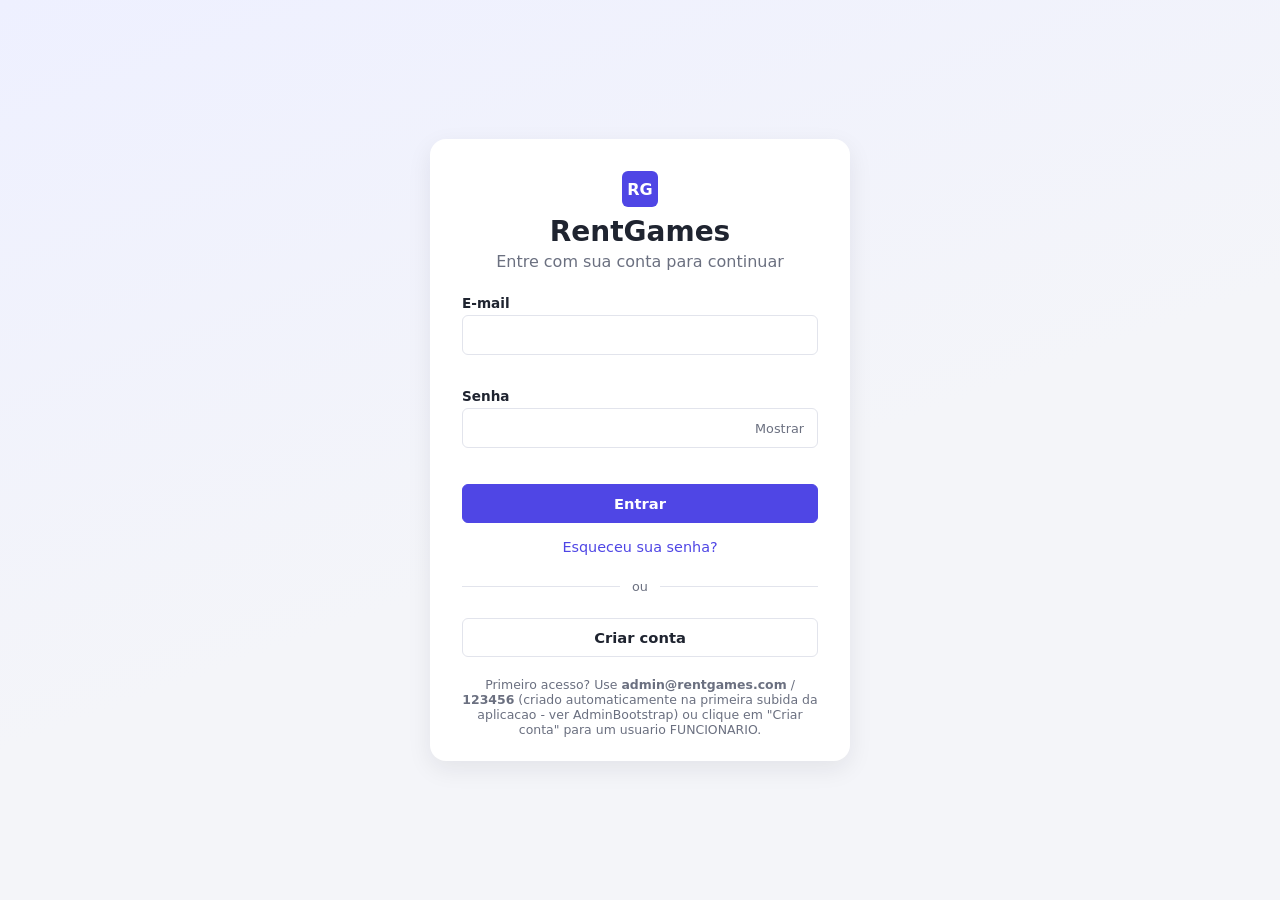
<file: src/main/resources/static/index.html>
<!DOCTYPE html>
<html lang="pt-BR">
<head>
  <meta charset="UTF-8">
  <meta name="viewport" content="width=device-width, initial-scale=1.0">
  <title>RentGames</title>
  <meta http-equiv="refresh" content="0; url=login.html">
  <link rel="stylesheet" href="css/base.css">
</head>
<body>
  <p style="padding: 24px;">Redirecionando para <a href="login.html">login.html</a>...</p>
  <script src="js/store.js"></script>
  <script>
    window.location.href = RentGames.Sessao.atual() ? "dashboard.html" : "login.html";
  </script>
</body>
</html>
</file>
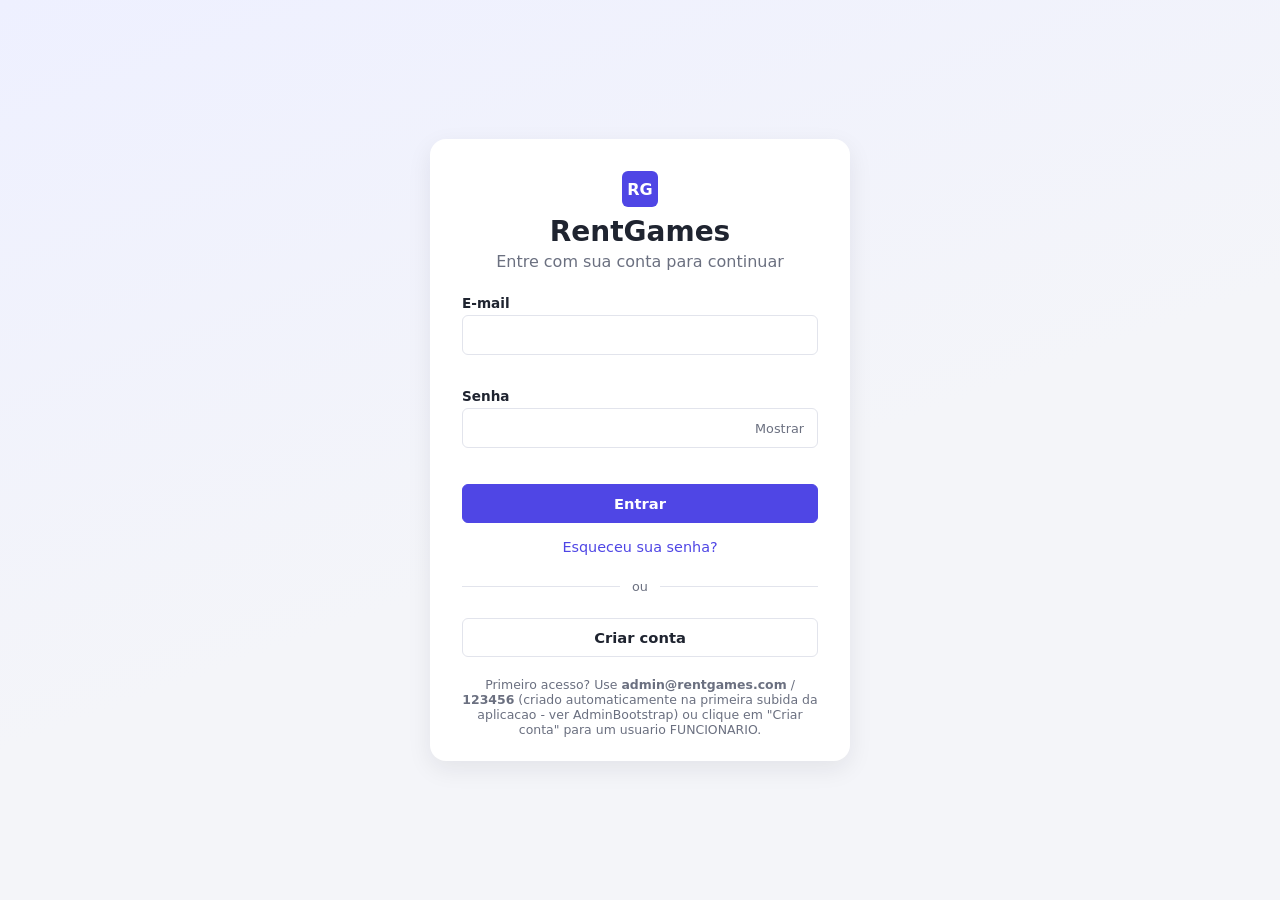
<file: src/main/resources/static/alugueis.html>
<!DOCTYPE html>
<html lang="pt-BR">
<head>
  <meta charset="UTF-8">
  <meta name="viewport" content="width=device-width, initial-scale=1.0">
  <title>Alugueis - RentGames</title>
  <link rel="stylesheet" href="css/base.css">
  <link rel="stylesheet" href="css/layout.css">
  <link rel="stylesheet" href="css/components.css">
</head>
<body>
  <a class="skip-link" href="#conteudo-principal">Pular para o conteudo</a>

  <div class="app-shell">
    <div class="nav-scrim"></div>
    <aside class="sidebar">
      <div class="sidebar__brand"><span class="sidebar__brand-logo" aria-hidden="true">RG</span> RentGames</div>
      <nav class="sidebar__nav" aria-label="Menu principal">
        <a class="sidebar__link" href="dashboard.html"><span class="sidebar__link-icon">🏠</span> Inicio</a>
        <a class="sidebar__link" href="jogos.html"><span class="sidebar__link-icon">🎮</span> Jogos</a>
        <a class="sidebar__link" href="clientes.html"><span class="sidebar__link-icon">👤</span> Clientes</a>
        <a class="sidebar__link" href="alugueis.html" aria-current="page"><span class="sidebar__link-icon">📦</span> Alugueis</a>
        <a class="sidebar__link" href="caixa.html"><span class="sidebar__link-icon">💰</span> Caixa</a>
        <span data-somente-admin><a class="sidebar__link" href="usuarios.html"><span class="sidebar__link-icon">⚙️</span> Usuarios</a></span>
      </nav>
      <div class="sidebar__footer">
        <button type="button" class="btn btn-block" data-logout>Sair</button>
      </div>
    </aside>

    <header class="topbar">
      <div style="display:flex;align-items:center;gap:12px;">
        <button type="button" class="nav-toggle" data-nav-toggle aria-label="Abrir menu">☰</button>
        <span class="topbar__title">Alugueis</span>
      </div>
      <div class="topbar__user">
        <span class="topbar__badge" data-usuario-nivel></span>
        <span data-usuario-nome></span>
      </div>
    </header>

    <main class="main" id="conteudo-principal">
      <div class="page-header">
        <div>
          <h1>Alugueis</h1>
          <p class="page-header__subtitle text-muted">Registre alugueis e devolucoes de jogos</p>
        </div>
      </div>

      <section class="section">
        <h2 class="section__title">Novo aluguel</h2>
        <form id="form-aluguel" novalidate>
          <div class="form-grid">
            <div class="form-field">
              <label for="nomeCliente">Nome do cliente *</label>
              <input type="text" id="nomeCliente" name="nomeCliente" required aria-describedby="nomeCliente-erro">
              <span class="form-error" id="nomeCliente-erro"></span>
            </div>
            <div class="form-field">
              <label for="contato">Contato *</label>
              <input type="text" id="contato" name="contato" required aria-describedby="contato-erro">
              <span class="form-error" id="contato-erro"></span>
            </div>
            <div class="form-field">
              <label for="cpf">CPF</label>
              <input type="text" id="cpf" name="cpf">
            </div>
            <div class="form-field">
              <label for="endereco">Endereco *</label>
              <input type="text" id="endereco" name="endereco" required aria-describedby="endereco-erro">
              <span class="form-error" id="endereco-erro"></span>
            </div>
            <div class="form-field">
              <label for="aluguel-jogo">Jogo *</label>
              <select id="aluguel-jogo" name="idJogo" required aria-describedby="idJogo-erro">
                <option value="">Selecione...</option>
              </select>
              <span class="form-error" id="idJogo-erro"></span>
            </div>
            <div class="form-field">
              <label for="dias">Dias de aluguel</label>
              <input type="number" id="dias" name="dias" min="1" placeholder="7">
              <span class="hint">Deixe em branco para usar o padrao do jogo.</span>
            </div>
          </div>
          <div class="form-actions">
            <button type="submit" class="btn btn-primary">Cadastrar</button>
          </div>
        </form>
      </section>

      <section class="section">
        <h2 class="section__title">Alugueis registrados</h2>
        <div class="table-wrap">
          <table>
            <thead>
              <tr><th>ID</th><th>Cliente</th><th>Jogo</th><th>Inicio</th><th>Devolucao</th><th>Status</th><th></th></tr>
            </thead>
            <tbody id="alugueis-tbody"></tbody>
          </table>
          <p class="table-empty" id="alugueis-vazio">Nenhum aluguel registrado.</p>
        </div>
      </section>
    </main>
  </div>

  <script src="js/store.js"></script>
  <script src="js/validation.js"></script>
  <script src="js/main.js"></script>
  <script src="js/alugueis.js"></script>
</body>
</html>
</file>
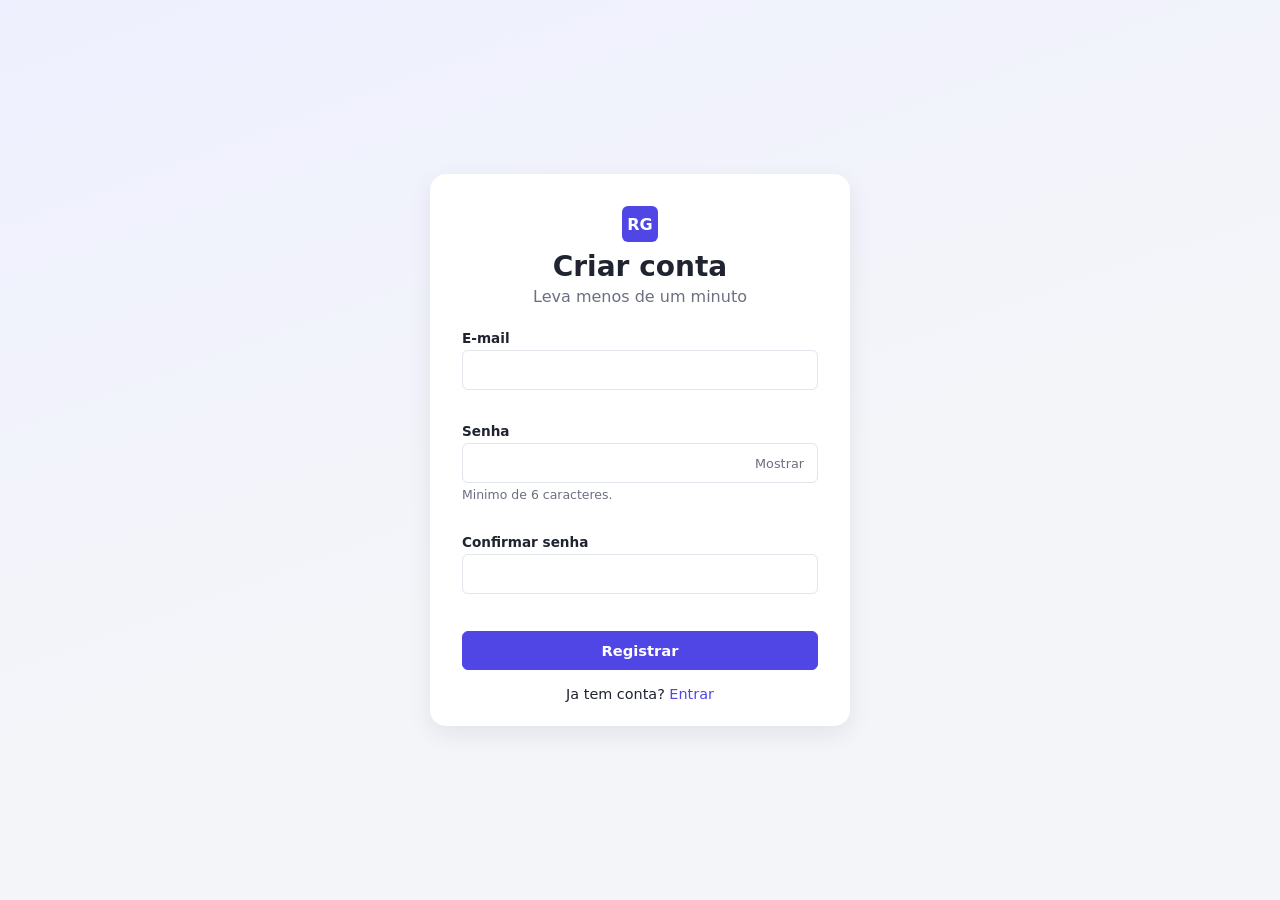
<file: src/main/resources/static/cadastro.html>
<!DOCTYPE html>
<html lang="pt-BR">
<head>
  <meta charset="UTF-8">
  <meta name="viewport" content="width=device-width, initial-scale=1.0">
  <title>Criar conta - RentGames</title>
  <link rel="stylesheet" href="css/base.css">
  <link rel="stylesheet" href="css/layout.css">
  <link rel="stylesheet" href="css/components.css">
</head>
<body>
  <main class="auth-page">
    <div class="auth-card">
      <div class="auth-brand">
        <span class="auth-brand__logo" aria-hidden="true">RG</span>
      </div>
      <h1 class="auth-title">Criar conta</h1>
      <p class="auth-subtitle text-muted">Leva menos de um minuto</p>

      <div class="alert alert-danger" id="cadastro-alerta" role="alert" hidden></div>

      <form id="form-cadastro" novalidate>
        <div class="form-field" style="margin-bottom: 16px;">
          <label for="email">E-mail</label>
          <input type="email" id="email" name="email" autocomplete="username" required aria-describedby="email-erro">
          <span class="form-error" id="email-erro"></span>
        </div>

        <div class="form-field" style="margin-bottom: 16px;">
          <label for="senha">Senha</label>
          <div class="password-field">
            <input type="password" id="senha" name="senha" autocomplete="new-password" required aria-describedby="senha-erro">
            <button type="button" class="password-toggle" data-target="senha" aria-pressed="false">Mostrar</button>
          </div>
          <span class="hint">Minimo de 6 caracteres.</span>
          <span class="form-error" id="senha-erro"></span>
        </div>

        <div class="form-field">
          <label for="confirmarSenha">Confirmar senha</label>
          <input type="password" id="confirmarSenha" name="confirmarSenha" autocomplete="new-password" required aria-describedby="confirmarSenha-erro">
          <span class="form-error" id="confirmarSenha-erro"></span>
        </div>

        <button type="submit" class="btn btn-primary btn-block" style="margin-top: 20px;">Registrar</button>
      </form>

      <p class="auth-footer">Ja tem conta? <a href="login.html">Entrar</a></p>
    </div>
  </main>

  <script src="js/store.js"></script>
  <script src="js/validation.js"></script>
  <script src="js/auth.js"></script>
  <script>RentGames.Auth.iniciarCadastro();</script>
</body>
</html>
</file>
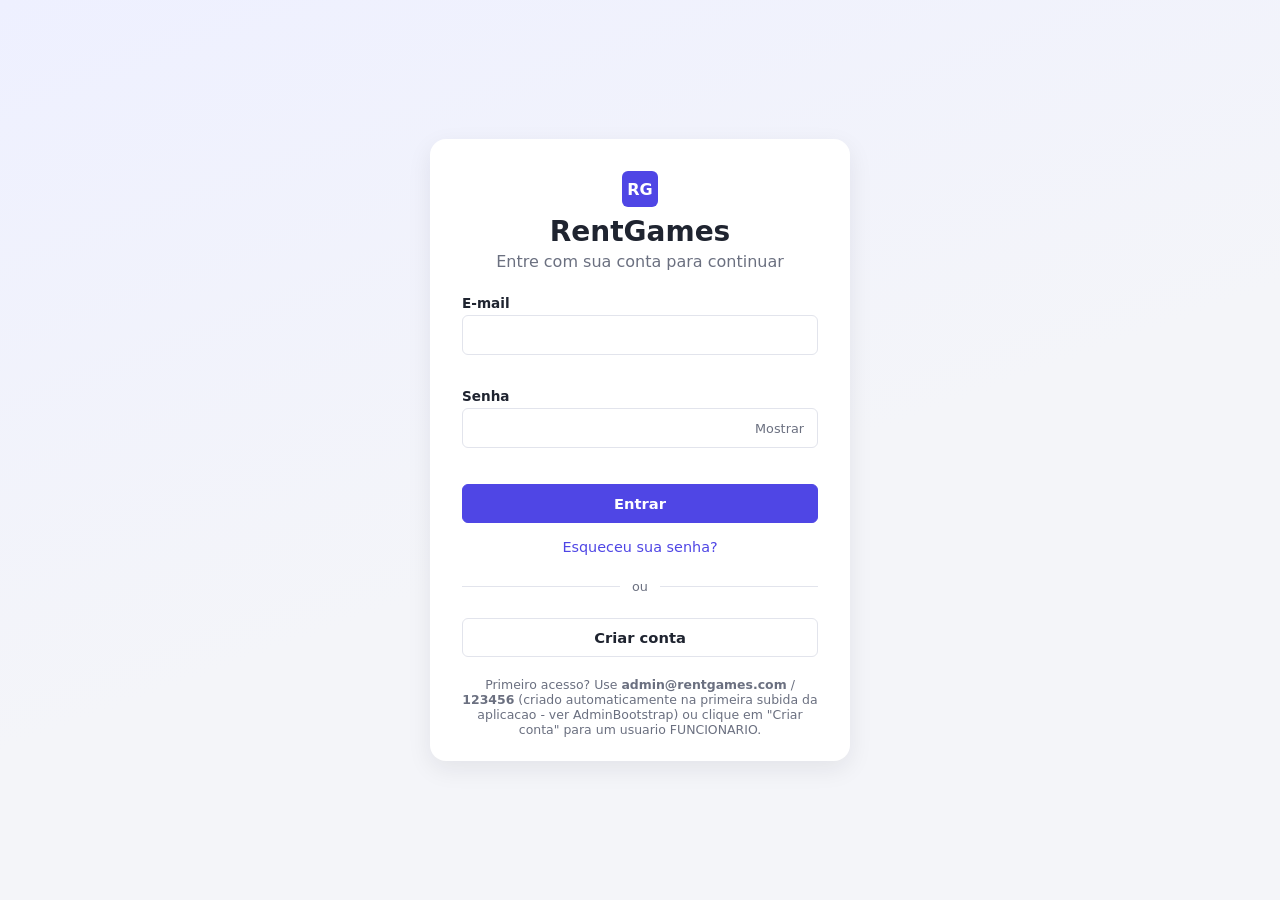
<file: src/main/resources/static/caixa.html>
<!DOCTYPE html>
<html lang="pt-BR">
<head>
  <meta charset="UTF-8">
  <meta name="viewport" content="width=device-width, initial-scale=1.0">
  <title>Caixa - RentGames</title>
  <link rel="stylesheet" href="css/base.css">
  <link rel="stylesheet" href="css/layout.css">
  <link rel="stylesheet" href="css/components.css">
</head>
<body>
  <a class="skip-link" href="#conteudo-principal">Pular para o conteudo</a>

  <div class="app-shell">
    <div class="nav-scrim"></div>
    <aside class="sidebar">
      <div class="sidebar__brand"><span class="sidebar__brand-logo" aria-hidden="true">RG</span> RentGames</div>
      <nav class="sidebar__nav" aria-label="Menu principal">
        <a class="sidebar__link" href="dashboard.html"><span class="sidebar__link-icon">🏠</span> Inicio</a>
        <a class="sidebar__link" href="jogos.html"><span class="sidebar__link-icon">🎮</span> Jogos</a>
        <a class="sidebar__link" href="clientes.html"><span class="sidebar__link-icon">👤</span> Clientes</a>
        <a class="sidebar__link" href="alugueis.html"><span class="sidebar__link-icon">📦</span> Alugueis</a>
        <a class="sidebar__link" href="caixa.html" aria-current="page"><span class="sidebar__link-icon">💰</span> Caixa</a>
        <span data-somente-admin><a class="sidebar__link" href="usuarios.html"><span class="sidebar__link-icon">⚙️</span> Usuarios</a></span>
      </nav>
      <div class="sidebar__footer">
        <button type="button" class="btn btn-block" data-logout>Sair</button>
      </div>
    </aside>

    <header class="topbar">
      <div style="display:flex;align-items:center;gap:12px;">
        <button type="button" class="nav-toggle" data-nav-toggle aria-label="Abrir menu">☰</button>
        <span class="topbar__title">Caixa</span>
      </div>
      <div class="topbar__user">
        <span class="topbar__badge" data-usuario-nivel></span>
        <span data-usuario-nome></span>
      </div>
    </header>

    <main class="main" id="conteudo-principal">
      <div class="page-header">
        <div>
          <h1>Caixa</h1>
          <p class="page-header__subtitle text-muted">Fluxo de entradas e saidas financeiras</p>
        </div>
        <div class="stat-card" style="min-width:220px;">
          <div class="stat-card__label">Saldo atual</div>
          <div class="stat-card__value" id="caixa-saldo">R$ 0,00</div>
        </div>
      </div>

      <section class="section">
        <h2 class="section__title">Registrar transacao</h2>
        <form id="form-transacao" novalidate>
          <div class="form-grid">
            <div class="form-field">
              <label for="descricao">Descricao *</label>
              <input type="text" id="descricao" name="descricao" required aria-describedby="descricao-erro">
              <span class="form-error" id="descricao-erro"></span>
            </div>
            <div class="form-field">
              <label for="valor">Valor (R$) *</label>
              <input type="number" id="valor" name="valor" min="0.01" step="0.01" required aria-describedby="valor-erro">
              <span class="form-error" id="valor-erro"></span>
            </div>
            <div class="form-field">
              <label for="data">Data *</label>
              <input type="date" id="data" name="data" required aria-describedby="data-erro">
              <span class="form-error" id="data-erro"></span>
            </div>
            <div class="form-field">
              <label for="tipo">Tipo</label>
              <select id="tipo" name="tipo">
                <option value="ENTRADA">Entrada</option>
                <option value="SAIDA">Saida</option>
              </select>
            </div>
          </div>
          <p class="hint" id="caixa-preview" style="margin-top:8px;"></p>
          <div class="form-actions">
            <button type="submit" class="btn btn-primary">Registrar</button>
          </div>
        </form>
      </section>

      <section class="section">
        <h2 class="section__title">Historico de transacoes</h2>
        <div class="table-wrap">
          <table>
            <thead>
              <tr><th>ID</th><th>Descricao</th><th>Tipo</th><th>Valor</th><th>Data</th></tr>
            </thead>
            <tbody id="transacoes-tbody"></tbody>
          </table>
          <p class="table-empty" id="transacoes-vazio">Nenhuma transacao registrada.</p>
        </div>
      </section>
    </main>
  </div>

  <script src="js/store.js"></script>
  <script src="js/validation.js"></script>
  <script src="js/main.js"></script>
  <script src="js/caixa.js"></script>
</body>
</html>
</file>
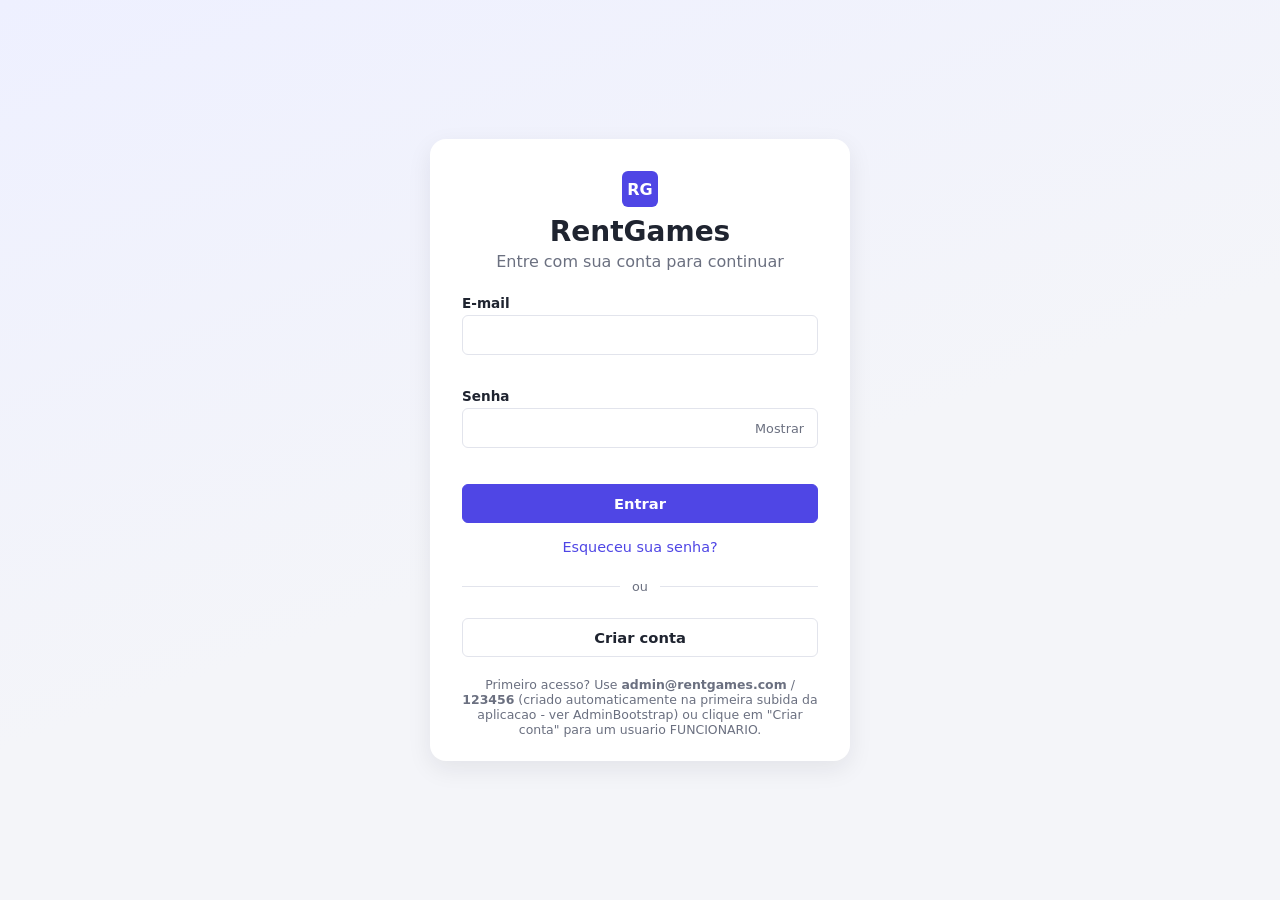
<file: src/main/resources/static/dashboard.html>
<!DOCTYPE html>
<html lang="pt-BR">
<head>
  <meta charset="UTF-8">
  <meta name="viewport" content="width=device-width, initial-scale=1.0">
  <title>Inicio - RentGames</title>
  <link rel="stylesheet" href="css/base.css">
  <link rel="stylesheet" href="css/layout.css">
  <link rel="stylesheet" href="css/components.css">
</head>
<body>
  <a class="skip-link" href="#conteudo-principal">Pular para o conteudo</a>

  <div class="app-shell">
    <div class="nav-scrim"></div>
    <aside class="sidebar">
      <div class="sidebar__brand"><span class="sidebar__brand-logo" aria-hidden="true">RG</span> RentGames</div>
      <nav class="sidebar__nav" aria-label="Menu principal">
        <a class="sidebar__link" href="dashboard.html" aria-current="page"><span class="sidebar__link-icon">🏠</span> Inicio</a>
        <a class="sidebar__link" href="jogos.html"><span class="sidebar__link-icon">🎮</span> Jogos</a>
        <a class="sidebar__link" href="clientes.html"><span class="sidebar__link-icon">👤</span> Clientes</a>
        <a class="sidebar__link" href="alugueis.html"><span class="sidebar__link-icon">📦</span> Alugueis</a>
        <a class="sidebar__link" href="caixa.html"><span class="sidebar__link-icon">💰</span> Caixa</a>
        <span data-somente-admin><a class="sidebar__link" href="usuarios.html"><span class="sidebar__link-icon">⚙️</span> Usuarios</a></span>
      </nav>
      <div class="sidebar__footer">
        <button type="button" class="btn btn-block" data-logout>Sair</button>
      </div>
    </aside>

    <header class="topbar">
      <div style="display:flex;align-items:center;gap:12px;">
        <button type="button" class="nav-toggle" data-nav-toggle aria-label="Abrir menu">☰</button>
        <span class="topbar__title">Inicio</span>
      </div>
      <div class="topbar__user">
        <span class="topbar__badge" data-usuario-nivel></span>
        <span data-usuario-nome></span>
      </div>
    </header>

    <main class="main" id="conteudo-principal">
      <div class="page-header">
        <div>
          <h1>Bem-vindo(a) de volta</h1>
          <p class="page-header__subtitle text-muted">Resumo rapido da locadora</p>
        </div>
      </div>

      <div class="stat-grid">
        <div class="stat-card">
          <div class="stat-card__label">Jogos cadastrados</div>
          <div class="stat-card__value" id="stat-jogos">0</div>
        </div>
        <div class="stat-card">
          <div class="stat-card__label">Clientes</div>
          <div class="stat-card__value" id="stat-clientes">0</div>
        </div>
        <div class="stat-card">
          <div class="stat-card__label">Alugueis ativos</div>
          <div class="stat-card__value" id="stat-alugueis">0</div>
        </div>
        <div class="stat-card">
          <div class="stat-card__label">Saldo em caixa</div>
          <div class="stat-card__value" id="stat-saldo">R$ 0,00</div>
        </div>
      </div>

      <section class="section">
        <h2 class="section__title">Alugueis recentes</h2>
        <div class="table-wrap">
          <table>
            <thead>
              <tr><th>Cliente</th><th>Jogo</th><th>Devolucao</th><th>Status</th></tr>
            </thead>
            <tbody id="dashboard-alugueis-tbody"></tbody>
          </table>
          <p class="table-empty" id="dashboard-alugueis-vazio">Nenhum aluguel registrado ainda. <a href="alugueis.html">Registrar o primeiro</a>.</p>
        </div>
      </section>
    </main>
  </div>

  <script src="js/store.js"></script>
  <script src="js/validation.js"></script>
  <script src="js/main.js"></script>
  <script src="js/dashboard.js"></script>
</body>
</html>
</file>
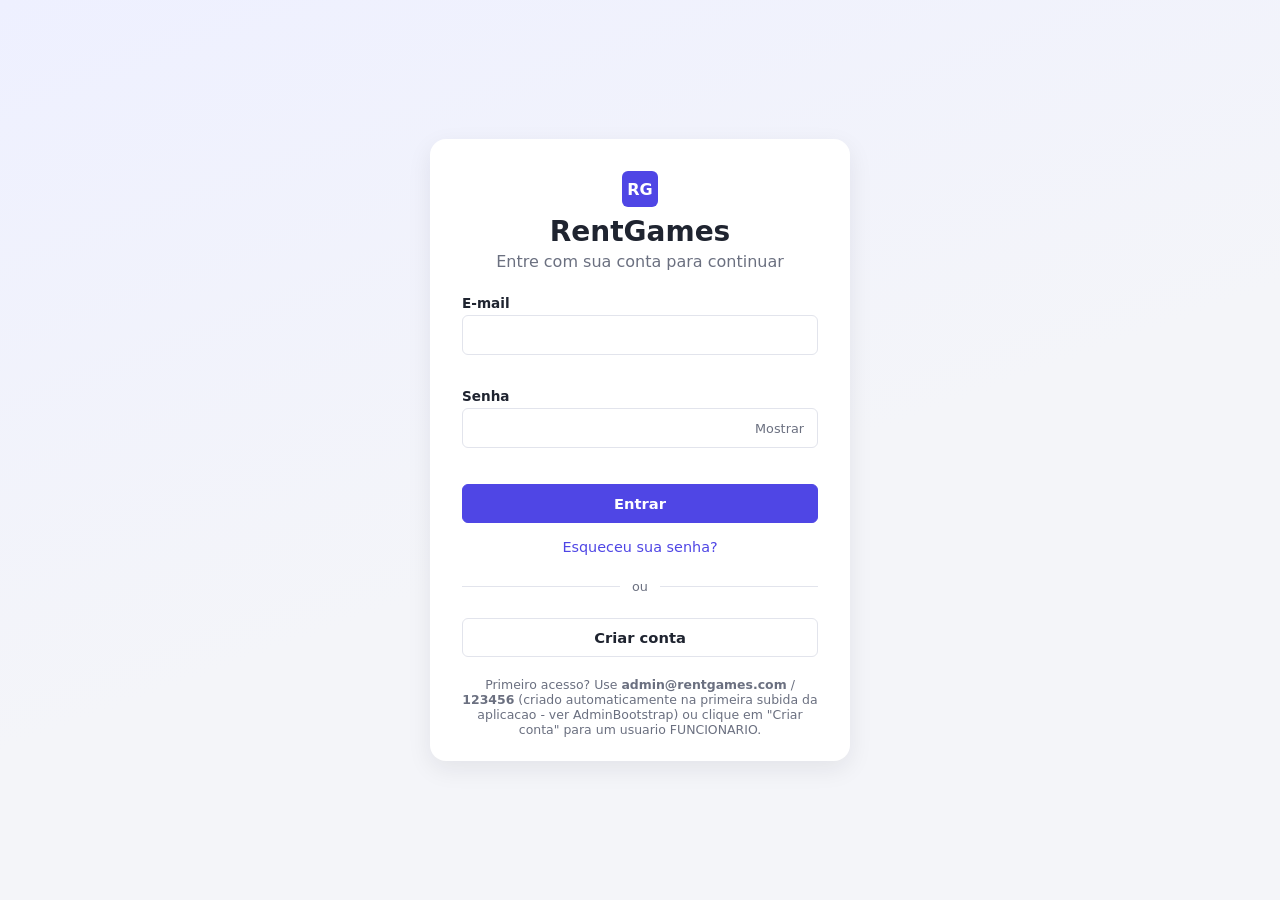
<file: src/main/resources/static/login.html>
<!DOCTYPE html>
<html lang="pt-BR">
<head>
  <meta charset="UTF-8">
  <meta name="viewport" content="width=device-width, initial-scale=1.0">
  <title>Entrar - RentGames</title>
  <link rel="stylesheet" href="css/base.css">
  <link rel="stylesheet" href="css/layout.css">
  <link rel="stylesheet" href="css/components.css">
</head>
<body>
  <main class="auth-page">
    <div class="auth-card">
      <div class="auth-brand">
        <span class="auth-brand__logo" aria-hidden="true">RG</span>
      </div>
      <h1 class="auth-title">RentGames</h1>
      <p class="auth-subtitle text-muted">Entre com sua conta para continuar</p>

      <div class="alert alert-success" id="login-sucesso" hidden>
        Conta criada com sucesso! Faca login para continuar.
      </div>
      <div class="alert alert-danger" id="login-alerta" role="alert" hidden></div>

      <form id="form-login" novalidate>
        <div class="form-field" style="margin-bottom: 16px;">
          <label for="email">E-mail</label>
          <input type="email" id="email" name="email" autocomplete="username" required aria-describedby="email-erro">
          <span class="form-error" id="email-erro"></span>
        </div>

        <div class="form-field">
          <label for="senha">Senha</label>
          <div class="password-field">
            <input type="password" id="senha" name="senha" autocomplete="current-password" required aria-describedby="senha-erro">
            <button type="button" class="password-toggle" data-target="senha" aria-pressed="false">Mostrar</button>
          </div>
          <span class="form-error" id="senha-erro"></span>
        </div>

        <button type="submit" class="btn btn-primary btn-block" style="margin-top: 20px;">Entrar</button>
      </form>

      <p class="auth-footer">
        <a href="recuperar-senha.html">Esqueceu sua senha?</a>
      </p>

      <div class="auth-divider">ou</div>

      <a href="cadastro.html" class="btn btn-block">Criar conta</a>

      <p class="auth-footer text-muted" style="margin-top: 20px; font-size: 0.78rem;">
        Primeiro acesso? Use <strong>admin@rentgames.com</strong> / <strong>123456</strong>
        (criado automaticamente na primeira subida da aplicacao - ver AdminBootstrap)
        ou clique em "Criar conta" para um usuario FUNCIONARIO.
      </p>
    </div>
  </main>

  <script src="js/store.js"></script>
  <script src="js/validation.js"></script>
  <script src="js/auth.js"></script>
  <script>
    RentGames.Auth.mostrarAvisoContaCriada();
    RentGames.Auth.iniciarLogin();
  </script>
</body>
</html>
</file>
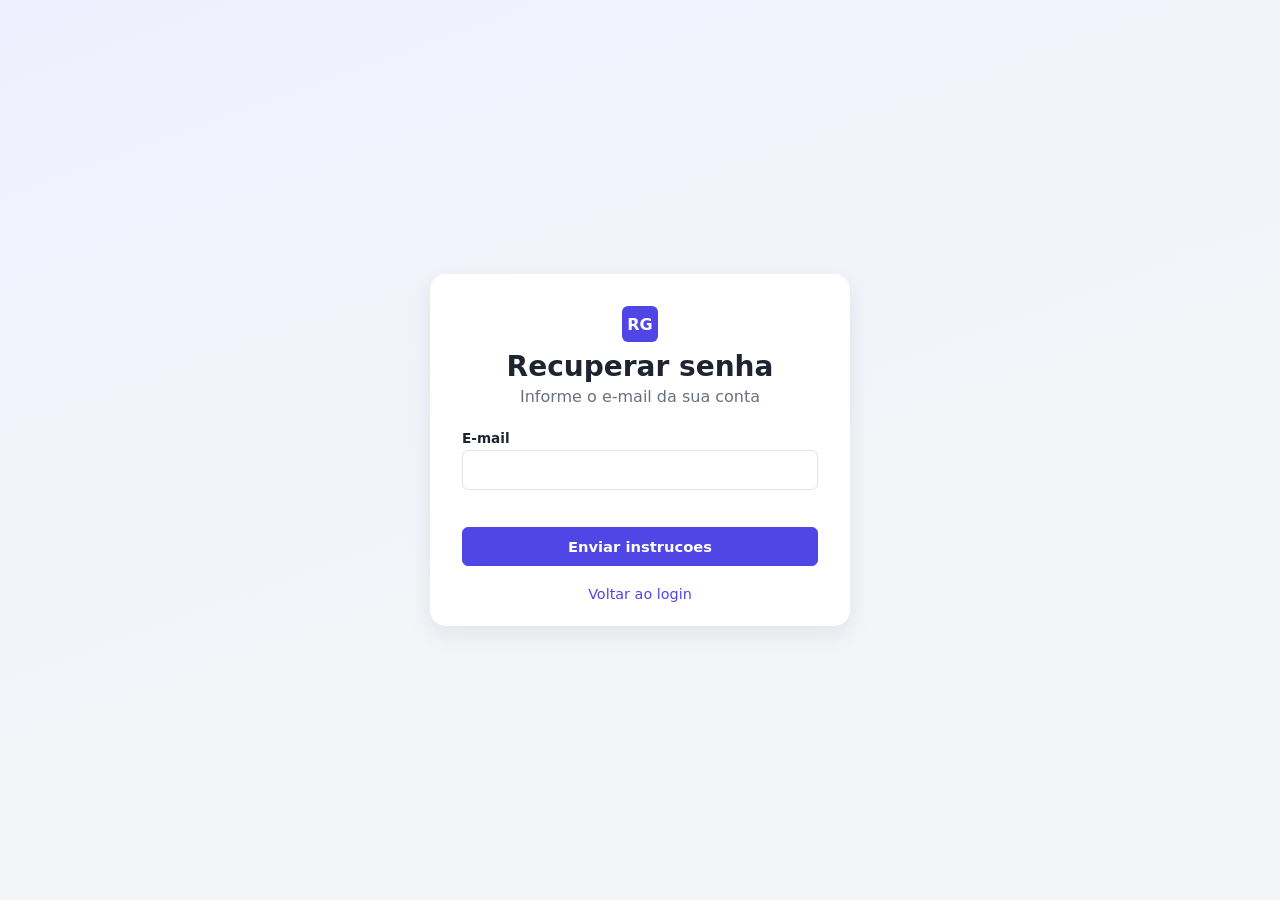
<file: src/main/resources/static/recuperar-senha.html>
<!DOCTYPE html>
<html lang="pt-BR">
<head>
  <meta charset="UTF-8">
  <meta name="viewport" content="width=device-width, initial-scale=1.0">
  <title>Recuperar senha - RentGames</title>
  <link rel="stylesheet" href="css/base.css">
  <link rel="stylesheet" href="css/layout.css">
  <link rel="stylesheet" href="css/components.css">
</head>
<body>
  <main class="auth-page">
    <div class="auth-card">
      <div class="auth-brand">
        <span class="auth-brand__logo" aria-hidden="true">RG</span>
      </div>
      <h1 class="auth-title">Recuperar senha</h1>
      <p class="auth-subtitle text-muted">Informe o e-mail da sua conta</p>

      <form id="form-recuperar" novalidate>
        <div class="form-field">
          <label for="email">E-mail</label>
          <input type="email" id="email" name="email" autocomplete="username" required aria-describedby="email-erro">
          <span class="form-error" id="email-erro"></span>
        </div>

        <button type="submit" class="btn btn-primary btn-block" style="margin-top: 20px;">Enviar instrucoes</button>
      </form>

      <div id="recuperar-sucesso" class="alert alert-success" role="status" hidden style="margin-top: 20px;">
        Se o e-mail estiver cadastrado, voce recebera instrucoes de recuperacao em breve.
      </div>

      <p class="auth-footer" style="margin-top: 20px;"><a href="login.html">Voltar ao login</a></p>
    </div>
  </main>

  <script src="js/store.js"></script>
  <script src="js/validation.js"></script>
  <script src="js/auth.js"></script>
  <script>RentGames.Auth.iniciarRecuperarSenha();</script>
</body>
</html>
</file>
<file: src/main/resources/static/css/base.css>
/*
  base.css
  Reset, variaveis de design (cores, espacamento, tipografia) e estilos
  globais de tipografia. Compartilhado por todas as paginas.
*/

:root {
  --color-bg: #f4f5f9;
  --color-surface: #ffffff;
  --color-border: #e2e4ec;
  --color-text: #1f2430;
  --color-text-muted: #6b7080;
  --color-primary: #4f46e5;
  --color-primary-dark: #4338ca;
  --color-primary-bg: #eef0ff;
  --color-success: #15803d;
  --color-success-bg: #dcfce7;
  --color-warning: #b45309;
  --color-warning-bg: #fef3c7;
  --color-danger: #b91c1c;
  --color-danger-bg: #fee2e2;
  --color-neutral-bg: #eef0f4;

  --radius-sm: 6px;
  --radius-md: 10px;
  --radius-lg: 16px;

  --shadow-sm: 0 1px 2px rgba(20, 22, 40, 0.06);
  --shadow-md: 0 8px 24px rgba(20, 22, 40, 0.08);

  --space-1: 4px;
  --space-2: 8px;
  --space-3: 12px;
  --space-4: 16px;
  --space-5: 24px;
  --space-6: 32px;
  --space-7: 48px;

  --font-sans: "Segoe UI", "Inter", system-ui, -apple-system, Roboto, Arial, sans-serif;
}

*,
*::before,
*::after {
  box-sizing: border-box;
}

/*
  Sem isso, qualquer classe que defina "display" (como .alert com
  display:flex) tem prioridade sobre o estilo padrao do atributo
  [hidden], porque regras de autor sempre vencem o user-agent stylesheet
  independente de especificidade - o elemento ficaria visivel mesmo com
  o atributo "hidden" presente.
*/
[hidden] {
  display: none !important;
}

html, body {
  height: 100%;
}

body {
  margin: 0;
  font-family: var(--font-sans);
  color: var(--color-text);
  background: var(--color-bg);
  -webkit-font-smoothing: antialiased;
}

h1, h2, h3, h4, p {
  margin: 0;
}

h1 { font-size: 1.75rem; font-weight: 700; }
h2 { font-size: 1.25rem; font-weight: 600; }
h3 { font-size: 1.05rem; font-weight: 600; }

a {
  color: var(--color-primary);
  text-decoration: none;
}
a:hover { text-decoration: underline; }

ul { list-style: none; margin: 0; padding: 0; }

button {
  font-family: inherit;
}

.text-muted { color: var(--color-text-muted); }
.text-danger { color: var(--color-danger); }
.text-success { color: var(--color-success); }

.visually-hidden {
  position: absolute;
  width: 1px; height: 1px;
  overflow: hidden;
  clip: rect(0 0 0 0);
  white-space: nowrap;
}

.skip-link {
  position: absolute;
  left: -999px;
  top: auto;
  background: var(--color-primary);
  color: #fff;
  padding: var(--space-2) var(--space-4);
  border-radius: var(--radius-sm);
  z-index: 1000;
}
.skip-link:focus {
  left: var(--space-3);
  top: var(--space-3);
}

:focus-visible {
  outline: 3px solid var(--color-primary);
  outline-offset: 2px;
}
</file>
<file: src/main/resources/static/css/layout.css>
/*
  layout.css
  Estrutura das paginas: tela de autenticacao (card centralizado) e a
  tela interna (topbar + sidebar + conteudo), incluindo o layout responsivo.
*/

/* ---------- Paginas de autenticacao (login, cadastro, recuperar senha) ---------- */

.auth-page {
  min-height: 100vh;
  display: flex;
  align-items: center;
  justify-content: center;
  padding: var(--space-5);
  background: linear-gradient(160deg, var(--color-primary-bg), var(--color-bg) 55%);
}

.auth-card {
  width: 100%;
  max-width: 420px;
  background: var(--color-surface);
  border-radius: var(--radius-lg);
  box-shadow: var(--shadow-md);
  padding: var(--space-6) var(--space-6) var(--space-5);
}

.auth-brand {
  display: flex;
  align-items: center;
  gap: var(--space-2);
  justify-content: center;
  margin-bottom: var(--space-1);
}

.auth-brand__logo {
  width: 36px;
  height: 36px;
  border-radius: var(--radius-sm);
  background: var(--color-primary);
  color: #fff;
  display: flex;
  align-items: center;
  justify-content: center;
  font-weight: 700;
}

.auth-title {
  text-align: center;
  margin-top: var(--space-2);
}

.auth-subtitle {
  text-align: center;
  margin-top: var(--space-1);
  margin-bottom: var(--space-5);
}

.auth-footer {
  text-align: center;
  margin-top: var(--space-4);
  font-size: 0.9rem;
}

.auth-divider {
  display: flex;
  align-items: center;
  gap: var(--space-3);
  margin: var(--space-5) 0;
  color: var(--color-text-muted);
  font-size: 0.8rem;
}
.auth-divider::before,
.auth-divider::after {
  content: "";
  flex: 1;
  height: 1px;
  background: var(--color-border);
}

/* ---------- Shell interno (topbar + sidebar + conteudo) ---------- */

.app-shell {
  min-height: 100vh;
  display: grid;
  grid-template-columns: 240px 1fr;
  grid-template-rows: 64px 1fr;
  grid-template-areas:
    "sidebar topbar"
    "sidebar main";
}

.topbar {
  grid-area: topbar;
  background: var(--color-surface);
  border-bottom: 1px solid var(--color-border);
  display: flex;
  align-items: center;
  justify-content: space-between;
  padding: 0 var(--space-5);
}

.topbar__title {
  font-weight: 600;
  color: var(--color-text);
}

.topbar__user {
  display: flex;
  align-items: center;
  gap: var(--space-3);
}

.topbar__badge {
  font-size: 0.75rem;
  padding: 2px 10px;
  border-radius: 999px;
  background: var(--color-primary-bg);
  color: var(--color-primary-dark);
  font-weight: 600;
}

.sidebar {
  grid-area: sidebar;
  background: #171a2b;
  color: #cfd2e6;
  display: flex;
  flex-direction: column;
  padding: var(--space-4) var(--space-3);
}

.sidebar__brand {
  display: flex;
  align-items: center;
  gap: var(--space-2);
  color: #fff;
  font-weight: 700;
  font-size: 1.1rem;
  padding: var(--space-2) var(--space-2) var(--space-5);
}

.sidebar__brand-logo {
  width: 28px;
  height: 28px;
  border-radius: 8px;
  background: var(--color-primary);
  display: flex;
  align-items: center;
  justify-content: center;
}

.sidebar__nav {
  display: flex;
  flex-direction: column;
  gap: 2px;
  flex: 1;
}

.sidebar__link {
  display: flex;
  align-items: center;
  gap: var(--space-3);
  padding: var(--space-3);
  border-radius: var(--radius-sm);
  color: #cfd2e6;
  font-size: 0.92rem;
}
.sidebar__link:hover {
  background: rgba(255, 255, 255, 0.08);
  text-decoration: none;
}
.sidebar__link[aria-current="page"] {
  background: var(--color-primary);
  color: #fff;
  font-weight: 600;
}

.sidebar__link-icon {
  width: 1.2em;
  text-align: center;
}

.sidebar__footer {
  border-top: 1px solid rgba(255, 255, 255, 0.1);
  padding-top: var(--space-3);
  margin-top: var(--space-3);
}

.main {
  grid-area: main;
  padding: var(--space-6);
  overflow-x: hidden;
}

.page-header {
  display: flex;
  align-items: flex-end;
  justify-content: space-between;
  margin-bottom: var(--space-5);
  gap: var(--space-4);
  flex-wrap: wrap;
}

.page-header__subtitle {
  margin-top: var(--space-1);
}

.section {
  background: var(--color-surface);
  border: 1px solid var(--color-border);
  border-radius: var(--radius-md);
  padding: var(--space-5);
  margin-bottom: var(--space-5);
  box-shadow: var(--shadow-sm);
}

.section__title {
  margin-bottom: var(--space-4);
}

.stat-grid {
  display: grid;
  grid-template-columns: repeat(auto-fit, minmax(180px, 1fr));
  gap: var(--space-4);
  margin-bottom: var(--space-5);
}

.stat-card {
  background: var(--color-surface);
  border: 1px solid var(--color-border);
  border-radius: var(--radius-md);
  padding: var(--space-4);
  box-shadow: var(--shadow-sm);
}

.stat-card__label {
  font-size: 0.8rem;
  color: var(--color-text-muted);
}

.stat-card__value {
  font-size: 1.6rem;
  font-weight: 700;
  margin-top: var(--space-1);
}

@media (max-width: 860px) {
  .app-shell {
    grid-template-columns: 1fr;
    grid-template-areas:
      "topbar"
      "main";
  }
  .sidebar {
    position: fixed;
    inset: 0 30% 0 0;
    z-index: 50;
    transform: translateX(-100%);
    transition: transform 0.2s ease;
    box-shadow: var(--shadow-md);
  }
  .app-shell.nav-open .sidebar {
    transform: translateX(0);
  }
  .nav-toggle {
    display: inline-flex !important;
  }
}
</file>
<file: src/main/resources/static/css/components.css>
/*
  components.css
  Componentes reutilizaveis: botoes, campos de formulario, tabelas,
  badges de status, alertas/toasts e o cartao de estatistica do dashboard.
*/

/* ---------- Botoes ---------- */

.btn {
  display: inline-flex;
  align-items: center;
  justify-content: center;
  gap: var(--space-2);
  padding: 10px 18px;
  border-radius: var(--radius-sm);
  border: 1px solid var(--color-border);
  background: var(--color-surface);
  color: var(--color-text);
  font-size: 0.92rem;
  font-weight: 600;
  cursor: pointer;
  transition: background 0.15s ease, border-color 0.15s ease, transform 0.05s ease;
}
.btn:hover { background: var(--color-neutral-bg); }
.btn:active { transform: translateY(1px); }
.btn:disabled { opacity: 0.55; cursor: not-allowed; }

.btn-block { width: 100%; }

.btn-primary {
  background: var(--color-primary);
  border-color: var(--color-primary);
  color: #fff;
}
.btn-primary:hover { background: var(--color-primary-dark); }

.btn-danger {
  background: var(--color-surface);
  border-color: var(--color-danger);
  color: var(--color-danger);
}
.btn-danger:hover { background: var(--color-danger-bg); }

.btn-sm {
  padding: 6px 12px;
  font-size: 0.82rem;
}

.btn-icon {
  padding: 6px 10px;
}

/* ---------- Formularios ---------- */

.form-grid {
  display: grid;
  grid-template-columns: repeat(auto-fit, minmax(200px, 1fr));
  gap: var(--space-4);
}

.form-field {
  display: flex;
  flex-direction: column;
  gap: var(--space-1);
}

.form-field label {
  font-size: 0.85rem;
  font-weight: 600;
  color: var(--color-text);
}

.form-field .hint {
  font-size: 0.78rem;
  color: var(--color-text-muted);
}

.form-field input,
.form-field select,
.form-field textarea {
  font-family: inherit;
  font-size: 0.95rem;
  padding: 10px 12px;
  border-radius: var(--radius-sm);
  border: 1px solid var(--color-border);
  background: var(--color-surface);
  color: var(--color-text);
}

.form-field input:focus,
.form-field select:focus,
.form-field textarea:focus {
  border-color: var(--color-primary);
}

.form-field input[aria-invalid="true"],
.form-field select[aria-invalid="true"] {
  border-color: var(--color-danger);
  background: var(--color-danger-bg);
}

.form-error {
  font-size: 0.78rem;
  color: var(--color-danger);
  min-height: 1em;
}

.form-actions {
  display: flex;
  justify-content: flex-end;
  gap: var(--space-3);
  margin-top: var(--space-4);
}

.password-field {
  position: relative;
}
.password-field input {
  width: 100%;
  padding-right: 40px;
}
.password-toggle {
  position: absolute;
  right: 6px;
  top: 50%;
  transform: translateY(-50%);
  background: none;
  border: none;
  cursor: pointer;
  color: var(--color-text-muted);
  font-size: 0.8rem;
  padding: 4px 8px;
}

/* ---------- Tabelas ---------- */

.table-wrap {
  overflow-x: auto;
  border: 1px solid var(--color-border);
  border-radius: var(--radius-md);
}

table {
  width: 100%;
  border-collapse: collapse;
  font-size: 0.9rem;
  min-width: 560px;
}

thead th {
  text-align: left;
  background: var(--color-neutral-bg);
  color: var(--color-text-muted);
  font-size: 0.78rem;
  text-transform: uppercase;
  letter-spacing: 0.04em;
  padding: var(--space-3) var(--space-4);
  border-bottom: 1px solid var(--color-border);
  position: sticky;
  top: 0;
}

tbody td {
  padding: var(--space-3) var(--space-4);
  border-bottom: 1px solid var(--color-border);
  vertical-align: middle;
}

tbody tr:last-child td { border-bottom: none; }
tbody tr:hover { background: var(--color-neutral-bg); }

.table-toolbar {
  display: flex;
  justify-content: space-between;
  align-items: center;
  gap: var(--space-3);
  margin-bottom: var(--space-4);
  flex-wrap: wrap;
}

.table-empty {
  text-align: center;
  color: var(--color-text-muted);
  padding: var(--space-6);
}

.row-actions {
  display: flex;
  gap: var(--space-2);
}

/* ---------- Badges de status ---------- */

.badge {
  display: inline-flex;
  align-items: center;
  gap: 6px;
  padding: 3px 10px;
  border-radius: 999px;
  font-size: 0.78rem;
  font-weight: 600;
}
.badge::before {
  content: "";
  width: 6px;
  height: 6px;
  border-radius: 50%;
  background: currentColor;
}

.badge-success { background: var(--color-success-bg); color: var(--color-success); }
.badge-warning { background: var(--color-warning-bg); color: var(--color-warning); }
.badge-danger  { background: var(--color-danger-bg); color: var(--color-danger); }
.badge-neutral { background: var(--color-neutral-bg); color: var(--color-text-muted); }

/* ---------- Alertas / toasts ---------- */

.alert {
  display: flex;
  align-items: flex-start;
  gap: var(--space-2);
  padding: var(--space-3) var(--space-4);
  border-radius: var(--radius-sm);
  font-size: 0.88rem;
  margin-bottom: var(--space-4);
}
.alert-danger { background: var(--color-danger-bg); color: var(--color-danger); }
.alert-success { background: var(--color-success-bg); color: var(--color-success); }

.toast-region {
  position: fixed;
  top: var(--space-4);
  right: var(--space-4);
  display: flex;
  flex-direction: column;
  gap: var(--space-2);
  z-index: 200;
}

.toast {
  min-width: 260px;
  max-width: 340px;
  padding: var(--space-3) var(--space-4);
  border-radius: var(--radius-sm);
  box-shadow: var(--shadow-md);
  font-size: 0.88rem;
  color: #fff;
  background: var(--color-text);
  animation: toast-in 0.18s ease;
}
.toast-success { background: var(--color-success); }
.toast-danger { background: var(--color-danger); }

@keyframes toast-in {
  from { opacity: 0; transform: translateY(-6px); }
  to { opacity: 1; transform: translateY(0); }
}

.nav-toggle {
  display: none;
  background: none;
  border: 1px solid var(--color-border);
  border-radius: var(--radius-sm);
  padding: 6px 10px;
  cursor: pointer;
  font-size: 1rem;
}

.nav-scrim {
  display: none;
}
.app-shell.nav-open .nav-scrim {
  display: block;
  position: fixed;
  inset: 0;
  background: rgba(10, 12, 24, 0.4);
  z-index: 40;
}
</file>
